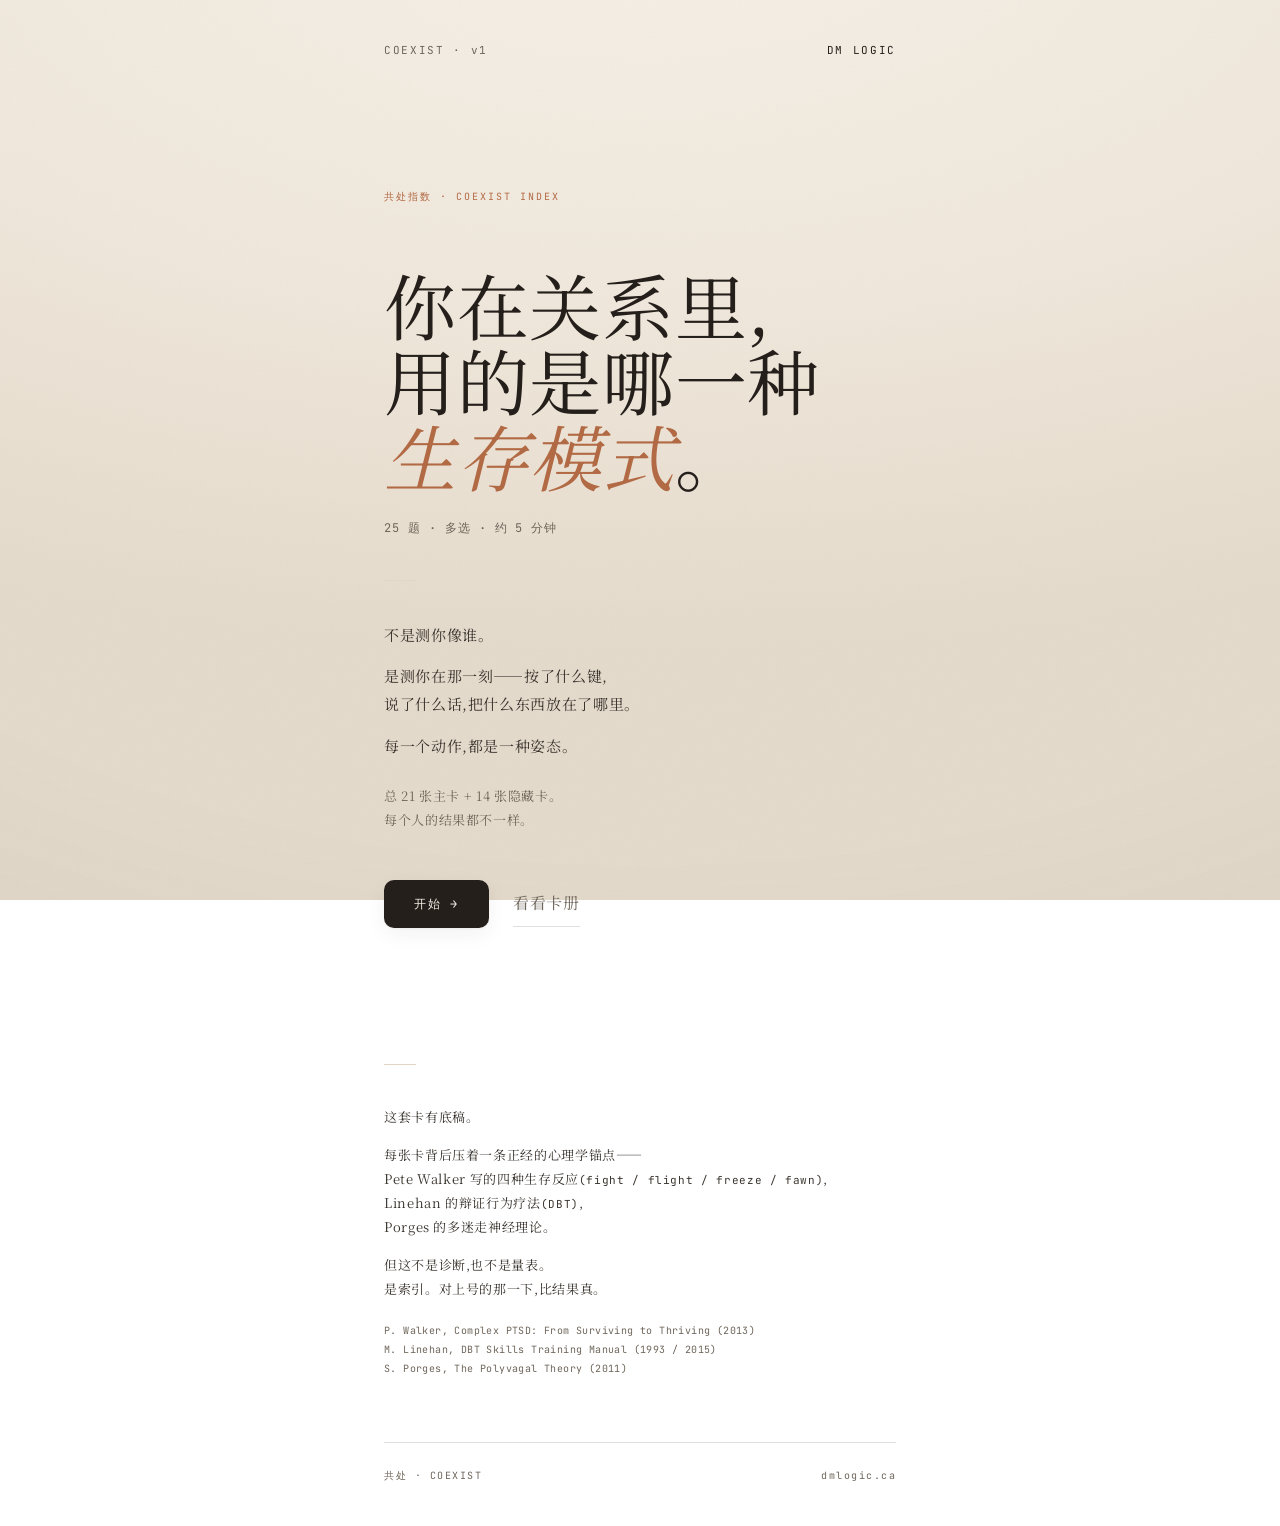
<file: index.html>
<!DOCTYPE html>
<html lang="zh">
<head>
<!-- redeploy 2026-07-02 v1.5.1 (env reset) -->
<meta charset="UTF-8">
<meta name="viewport" content="width=device-width, initial-scale=1, maximum-scale=1">
<title>共处 · Coexist</title>
<meta name="description" content="你在关系里,用的是哪一种生存模式。25 题,21 张主卡 + 14 张隐藏卡。底稿来自 Pete Walker 的四种生存反应与 DBT。不是诊断,是留档。">
<link rel="canonical" href="https://coexist.dmlogic.ca/">
<meta property="og:type" content="website">
<meta property="og:site_name" content="共处 · Coexist">
<meta property="og:title" content="共处 · Coexist — 你在关系里,用的是哪一种生存模式。">
<meta property="og:description" content="25 题 · 21 张主卡 + 14 张隐藏卡。不是测你像谁,是测你按了什么键。">
<meta property="og:url" content="https://coexist.dmlogic.ca/">
<link rel="preconnect" href="https://fonts.googleapis.com">
<link rel="preconnect" href="https://fonts.gstatic.com" crossorigin>
<link href="https://fonts.googleapis.com/css2?family=Noto+Serif+SC:wght@300;400;500&family=JetBrains+Mono:wght@400;500&display=swap" rel="stylesheet">
<link rel="stylesheet" href="assets/css/tokens.css">
<link rel="stylesheet" href="assets/css/main.css">
<script type="application/ld+json">
{"@context":"https://schema.org","@type":"Quiz","name":"共处 · Coexist","url":"https://coexist.dmlogic.ca/","description":"你在关系里,用的是哪一种生存模式。25 题,21 张主卡 + 14 张隐藏卡。底稿来自 Pete Walker 的四种生存反应、Linehan 的 DBT 与 Porges 的多迷走神经理论。","inLanguage":"zh","creator":{"@type":"Organization","name":"DM Logic","url":"https://dmlogic.ca/"}}
</script>
</head>
<body>

<div class="container">

  <header class="topbar">
    <span>COEXIST · v1</span>
    <span>DM LOGIC</span>
  </header>

  <section class="intro-hero">
    <div class="intro-eyebrow">共处指数 · Coexist Index</div>
    <h1 class="intro-title">
      你在关系里,<br>
      用的是哪一种<br>
      <em>生存模式</em>。
    </h1>
    <div class="intro-subtitle">25 题 · 多选 · 约 5 分钟</div>

    <div class="hairline" style="margin-left: 0"></div>

    <div class="intro-body">
      <p>不是测你像谁。</p>
      <p>是测你在那一刻——按了什么键,<br>说了什么话,把什么东西放在了哪里。</p>
      <p>每一个动作,都是一种姿态。</p>
      <p style="color: var(--smoke); font-size: 13px; margin-top: 24px;">
        总 21 张主卡 + 14 张隐藏卡。<br>
        每个人的结果都不一样。
      </p>
    </div>

    <div style="margin-top: 48px; display: flex; gap: 24px; align-items: center;">
      <a href="quiz.html" class="btn">开始 →</a>
      <a href="collection.html" class="btn-ghost">看看卡册</a>
    </div>
  </section>

  <section style="margin-top: 72px; max-width: 480px;">
    <div class="hairline" style="margin-left: 0"></div>
    <div class="intro-body" style="margin-top: 24px;">
      <p style="font-size: 13px;">这套卡有底稿。</p>
      <p style="font-size: 13px;">
        每张卡背后压着一条正经的心理学锚点——<br>
        Pete Walker 写的四种生存反应<span style="font-family:'JetBrains Mono',monospace;font-size:11px;">(fight / flight / freeze / fawn)</span>,<br>
        Linehan 的辩证行为疗法<span style="font-family:'JetBrains Mono',monospace;font-size:11px;">(DBT)</span>,<br>
        Porges 的多迷走神经理论。
      </p>
      <p style="font-size: 13px;">
        但这不是诊断,也不是量表。<br>
        是索引。对上号的那一下,比结果真。
      </p>
      <p style="font-family:'JetBrains Mono',monospace; font-size: 10px; letter-spacing: .04em; color: var(--smoke); line-height: 1.9; margin-top: 20px;">
        P. Walker, Complex PTSD: From Surviving to Thriving (2013)<br>
        M. Linehan, DBT Skills Training Manual (1993 / 2015)<br>
        S. Porges, The Polyvagal Theory (2011)
      </p>
    </div>
  </section>

  <footer class="byline" style="margin-top: 64px;">
    <span>共处 · COEXIST</span>
    <span>dmlogic.ca</span>
  </footer>

</div>

</body>
</html>
</file>
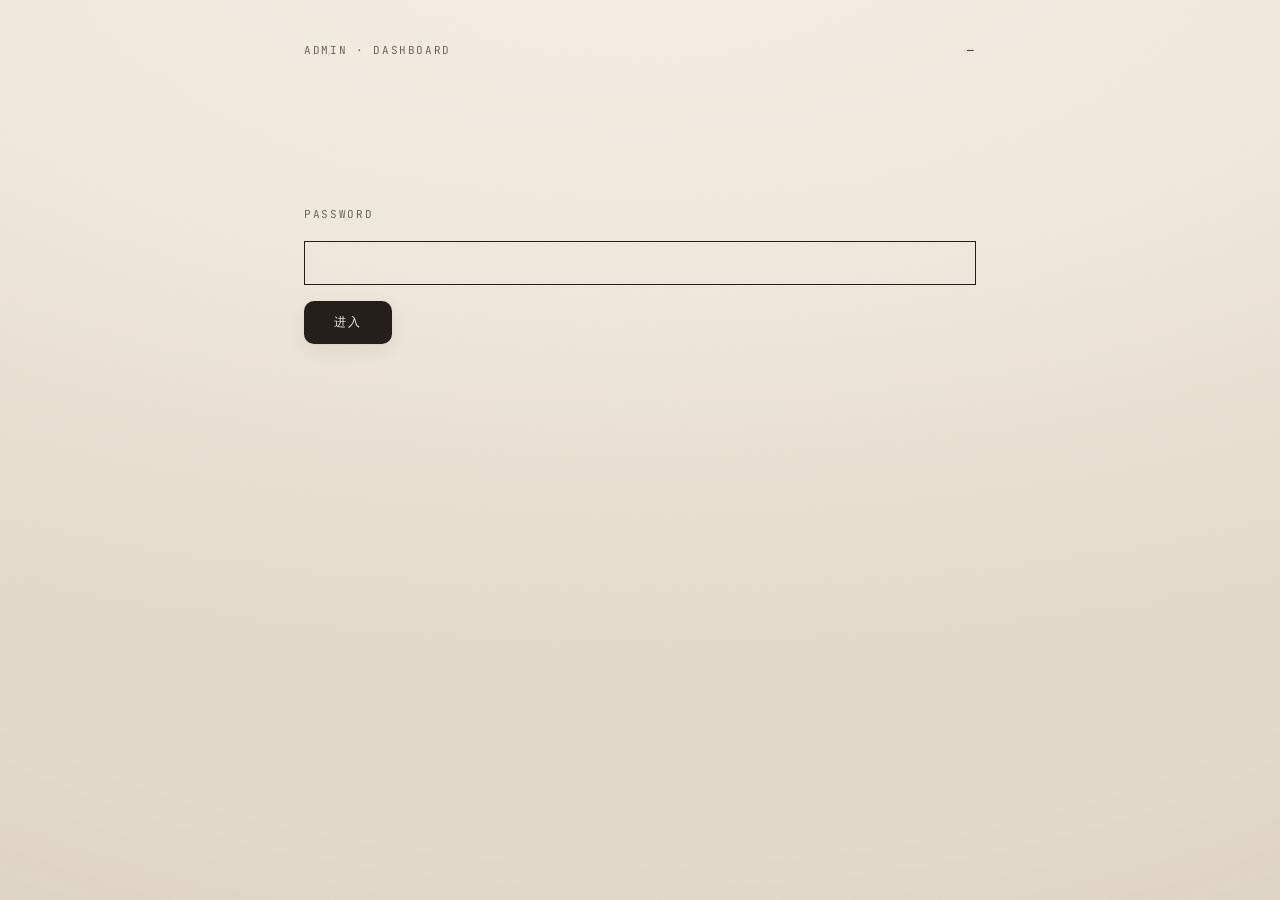
<file: admin/index.html>
<!DOCTYPE html>
<html lang="zh">
<head>
<meta charset="UTF-8">
<meta name="viewport" content="width=device-width, initial-scale=1">
<title>共处 · Admin</title>
<link href="https://fonts.googleapis.com/css2?family=Noto+Serif+SC:wght@300;400&family=JetBrains+Mono:wght@400;500&display=swap" rel="stylesheet">
<link rel="stylesheet" href="../assets/css/tokens.css">
<link rel="stylesheet" href="../assets/css/main.css">
<style>
.stat-row { display: grid; grid-template-columns: 2fr 1fr 1fr; gap: 16px; padding: 12px 0; border-bottom: 1px solid var(--hairline); font-family: var(--mono); font-size: 12px; }
.stat-row.header { color: var(--smoke); border-bottom: 1px solid var(--smoke); }
.big-num { font-family: var(--serif); font-size: 48px; font-weight: 300; }
.stat-block { padding: 24px; border: 1px solid var(--hairline); margin-bottom: 16px; }
</style>
</head>
<body>
<div class="container" style="max-width: 720px;">
<header class="topbar"><span>ADMIN · DASHBOARD</span><span id="last-update">—</span></header>
<div id="auth" style="padding: 80px 0;">
<div class="rarity" style="margin-bottom: 16px;">PASSWORD</div>
<input id="pwd" type="password" style="width:100%; padding: 12px; border: 1px solid var(--ink); background: transparent; font-family: var(--mono); font-size: 14px;">
<button class="btn" id="btn-login" style="margin-top: 16px;">进入</button>
</div>
<main id="dash" style="display:none;">
<div style="display: grid; grid-template-columns: 1fr 1fr 1fr; gap: 16px; margin-bottom: 32px;">
<div class="stat-block"><div class="rarity">总测试数</div><div class="big-num" id="total-sessions">—</div></div>
<div class="stat-block"><div class="rarity">今日测试</div><div class="big-num" id="today-sessions">—</div></div>
<div class="stat-block"><div class="rarity">独立用户</div><div class="big-num" id="total-users">—</div></div>
</div>
<h2 class="rarity">主卡分布</h2><div id="main-stats" style="margin-bottom: 32px;"></div>
<h2 class="rarity">隐藏卡触发</h2><div id="hidden-stats" style="margin-bottom: 32px;"></div>
</main>
</div>
<script type="module">
import { supabase, isConfigured } from '../assets/js/supabase-client.js';
const ADMIN_PASS = 'Cx9!mK2pQ7vN4rL8';
document.getElementById('btn-login').addEventListener('click', () => { const pwd = document.getElementById('pwd').value; if (pwd !== ADMIN_PASS) { alert('错'); return; } document.getElementById('auth').style.display = 'none'; document.getElementById('dash').style.display = 'block'; loadData(); });
async function loadData() {
  if (!isConfigured) { document.getElementById('total-sessions').textContent = 'mock'; return; }
  const { count: totalSessions } = await supabase.from('sessions').select('*', { count: 'exact', head: true });
  document.getElementById('total-sessions').textContent = totalSessions || 0;
  const today = new Date().toISOString().slice(0, 10);
  const { count: todaySessions } = await supabase.from('sessions').select('*', { count: 'exact', head: true }).gte('started_at', today);
  document.getElementById('today-sessions').textContent = todaySessions || 0;
  const { count: totalUsers } = await supabase.from('users').select('*', { count: 'exact', head: true });
  document.getElementById('total-users').textContent = totalUsers || 0;
  const { data: stats } = await supabase.from('card_stats').select('*').order('total_count', { ascending: false });
  const HIDDEN = ['META','NULL','REPEAT','LOOP','SKIP','FAST','SLOW','MIRROR_NULL','ZERO','GHOST_JUE','FGHT_MIRR','COEX_HUI','DECT_NULL','EVEN'];
  const mainStats = stats.filter(s => !HIDDEN.includes(s.card_id));
  const hiddenStats = stats.filter(s => HIDDEN.includes(s.card_id));
  const renderRows = arr => arr.map(s => '<div class="stat-row"><span>' + s.card_id + ' · ' + (s.card_name || '') + '</span><span>' + s.total_count + '</span><span>' + s.today_count + '</span></div>').join('');
  document.getElementById('main-stats').innerHTML = '<div class="stat-row header"><span>卡</span><span>累计</span><span>今日</span></div>' + renderRows(mainStats);
  document.getElementById('hidden-stats').innerHTML = '<div class="stat-row header"><span>隐藏卡</span><span>累计</span><span>今日</span></div>' + renderRows(hiddenStats);
  document.getElementById('last-update').textContent = new Date().toLocaleTimeString();
  supabase.channel('admin').on('postgres_changes', { event: '*', schema: 'public', table: 'sessions' }, () => loadData()).on('postgres_changes', { event: '*', schema: 'public', table: 'card_stats' }, () => loadData()).subscribe();
}
</script>
</body>
</html>
</file>
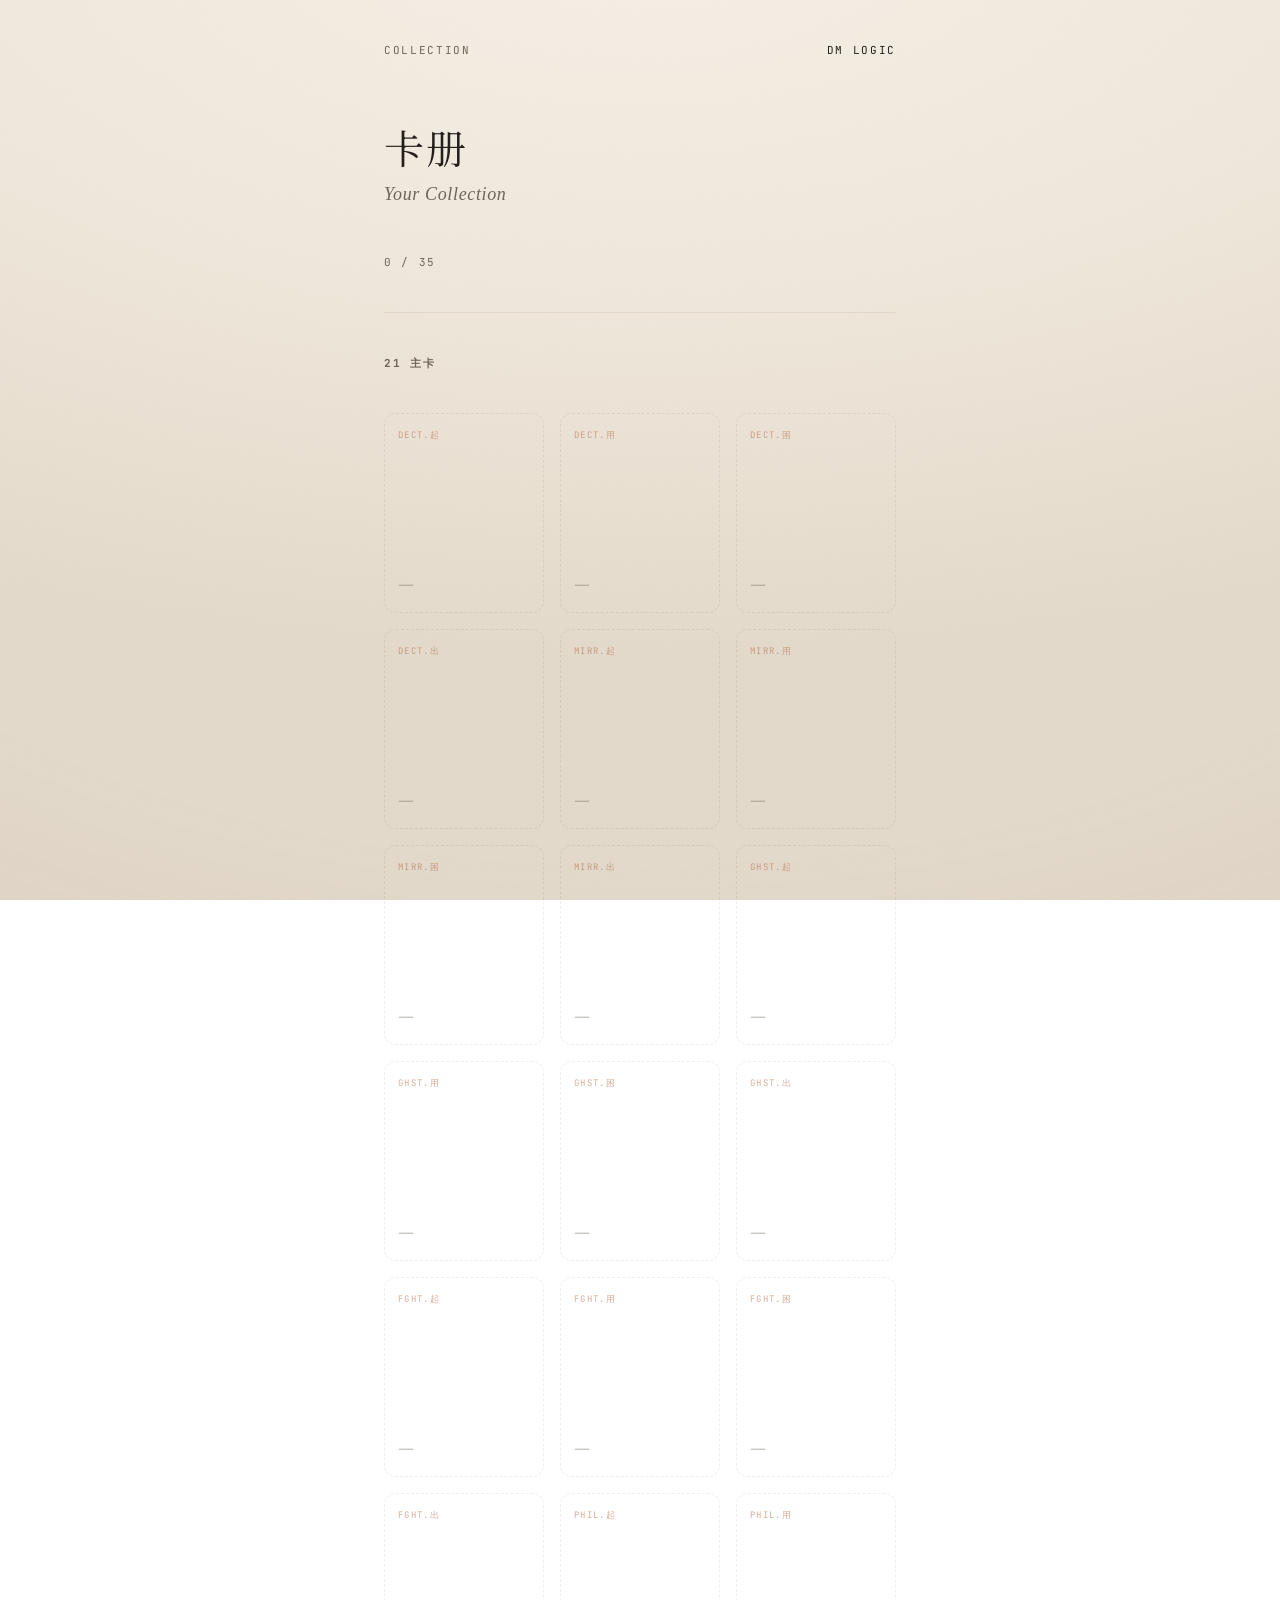
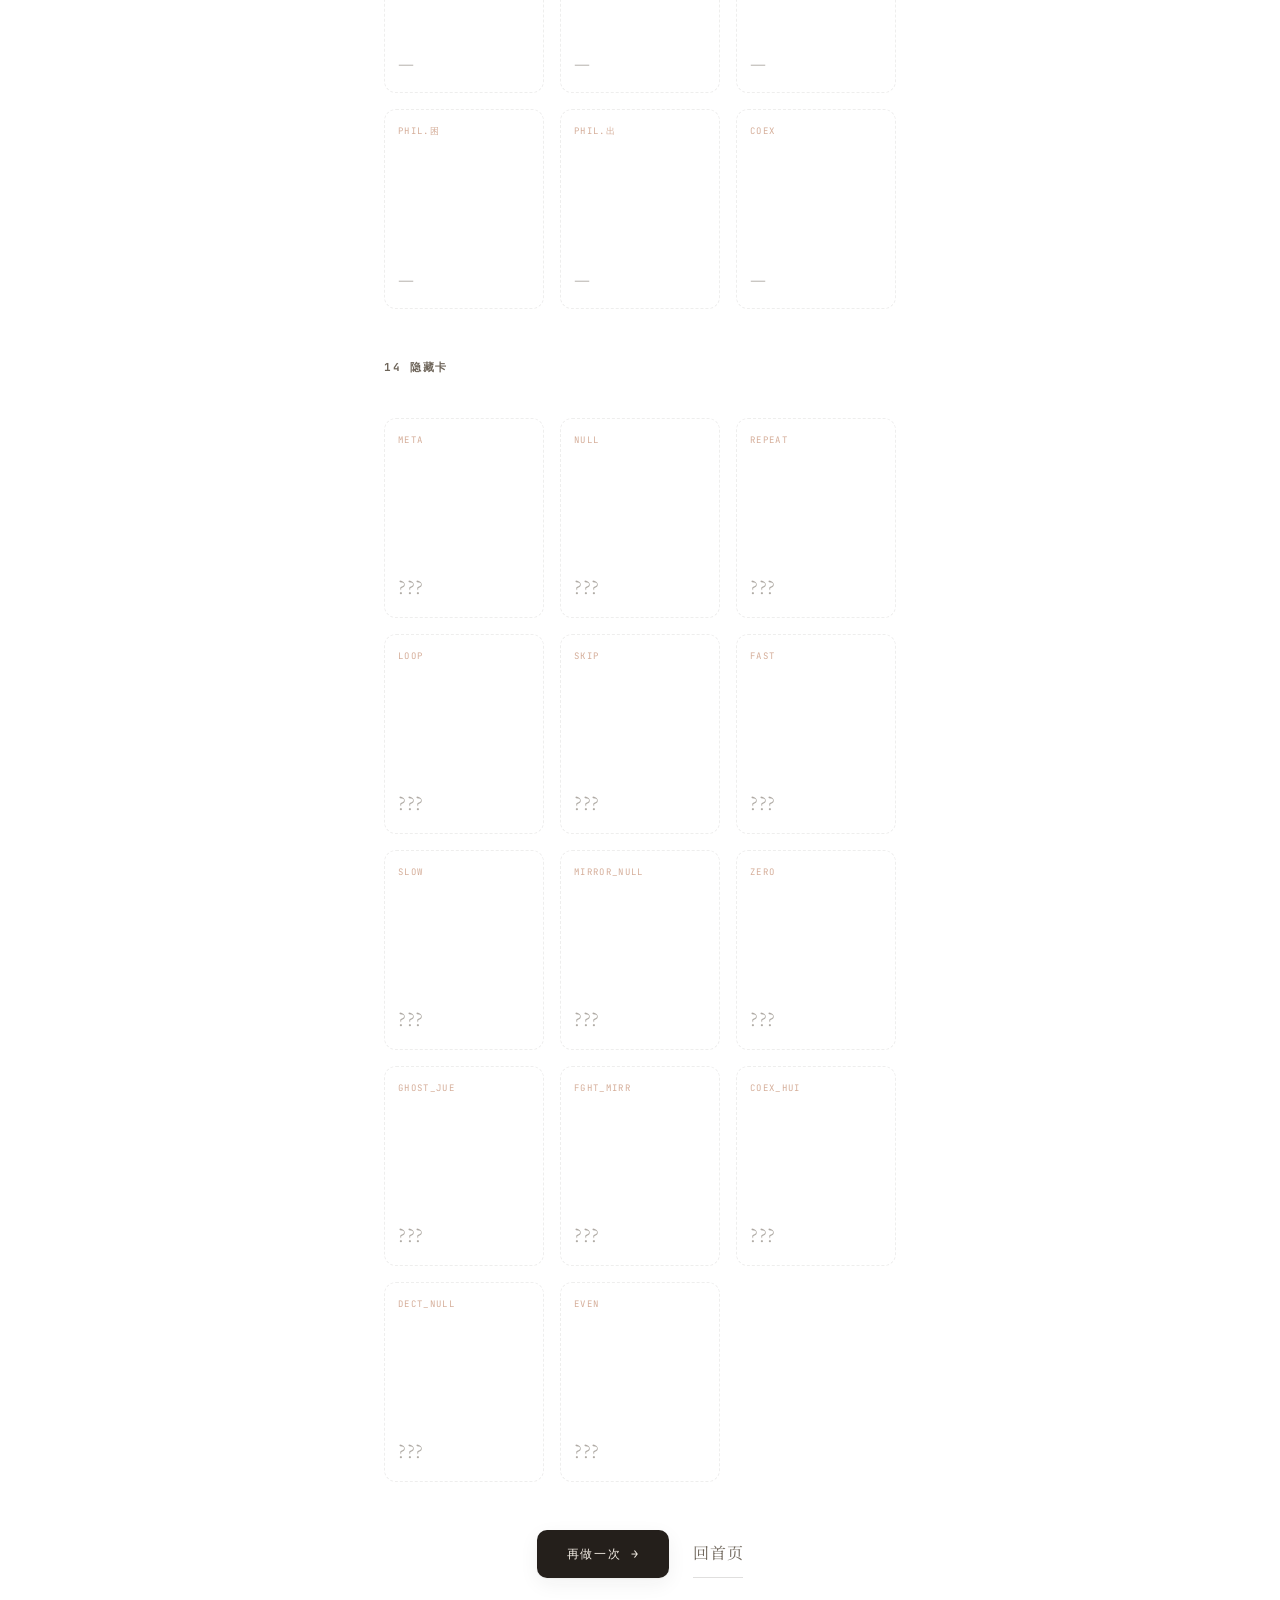
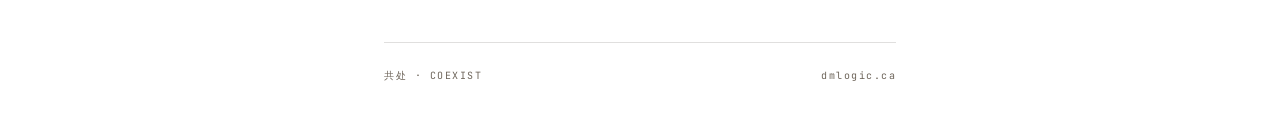
<file: collection.html>
<!DOCTYPE html>
<html lang="zh">
<head>
<meta charset="UTF-8">
<meta name="viewport" content="width=device-width, initial-scale=1, maximum-scale=1">
<title>共处 · 卡册</title>
<link rel="preconnect" href="https://fonts.googleapis.com">
<link rel="preconnect" href="https://fonts.gstatic.com" crossorigin>
<link href="https://fonts.googleapis.com/css2?family=Noto+Serif+SC:wght@300;400;500&family=JetBrains+Mono:wght@400;500&display=swap" rel="stylesheet">
<link rel="stylesheet" href="assets/css/tokens.css">
<link rel="stylesheet" href="assets/css/main.css">
</head>
<body>

<div class="container">

  <header class="topbar">
    <span>COLLECTION</span>
    <span>DM LOGIC</span>
  </header>

  <h1 class="title-zh" style="font-size: 40px; margin-top: 32px;">卡册</h1>
  <div class="title-en">Your Collection</div>

  <div class="rarity" id="progress-text" style="margin-bottom: 32px;">解锁中…</div>

  <div class="hairline" style="margin-left: 0; width: 100%;"></div>

  <h2 class="rarity" style="margin: 32px 0 16px;">21 主卡</h2>
  <div class="collection-grid" id="main-grid"></div>

  <h2 class="rarity" style="margin: 48px 0 16px;">14 隐藏卡</h2>
  <div class="collection-grid" id="hidden-grid"></div>

  <div style="margin-top: 48px; display: flex; gap: 24px; justify-content: center;">
    <a href="quiz.html" class="btn">再做一次 →</a>
    <a href="index.html" class="btn-ghost">回首页</a>
  </div>

  <footer class="byline">
    <span>共处 · COEXIST</span>
    <span>dmlogic.ca</span>
  </footer>

</div>

<script type="module">
import { getOrCreateUser } from './assets/js/fingerprint.js';
import { holo } from './assets/js/holo.js';

async function init() {
  const user = await getOrCreateUser();
  const cardData = await fetch('./assets/data/cards.json').then(r => r.json());

  const collected = user.cards_collected || [];
  const hidden = user.hidden_cards_unlocked || [];

  const allMain = Object.keys(cardData.main);
  const allHidden = Object.keys(cardData.hidden);

  document.getElementById('progress-text').textContent =
    `${collected.length + hidden.length} / ${allMain.length + allHidden.length}`;

  document.getElementById('main-grid').innerHTML = allMain.map(id => {
    const isUnlocked = collected.includes(id);
    const card = cardData.main[id];
    return `
      <div class="card-slot ${isUnlocked ? 'unlocked' : 'locked'}">
        <div class="card-id">${id}</div>
        <div class="card-name">${isUnlocked ? card.name : '—'}</div>
      </div>
    `;
  }).join('');

  document.getElementById('hidden-grid').innerHTML = allHidden.map(id => {
    const isUnlocked = hidden.includes(id);
    const card = cardData.hidden[id];
    return `
      <div class="card-slot ${isUnlocked ? 'unlocked' : 'locked'}${isUnlocked && card.rare ? ' rare' : ''}">
        <div class="card-id">${id}</div>
        <div class="card-name">${isUnlocked ? card.name : '???'}</div>
      </div>
    `;
  }).join('');

  /* 箔面 — 解锁的隐藏卡在指尖下走光;稀有卡倾角更大。锁着的不发光。 */
  document.querySelectorAll('#hidden-grid .card-slot.unlocked').forEach(el => {
    holo(el, el.classList.contains('rare') ? { tiltX: 7, tiltY: 9 } : { tiltX: 5, tiltY: 7 });
  });
}

init();
</script>

</body>
</html>
</file>
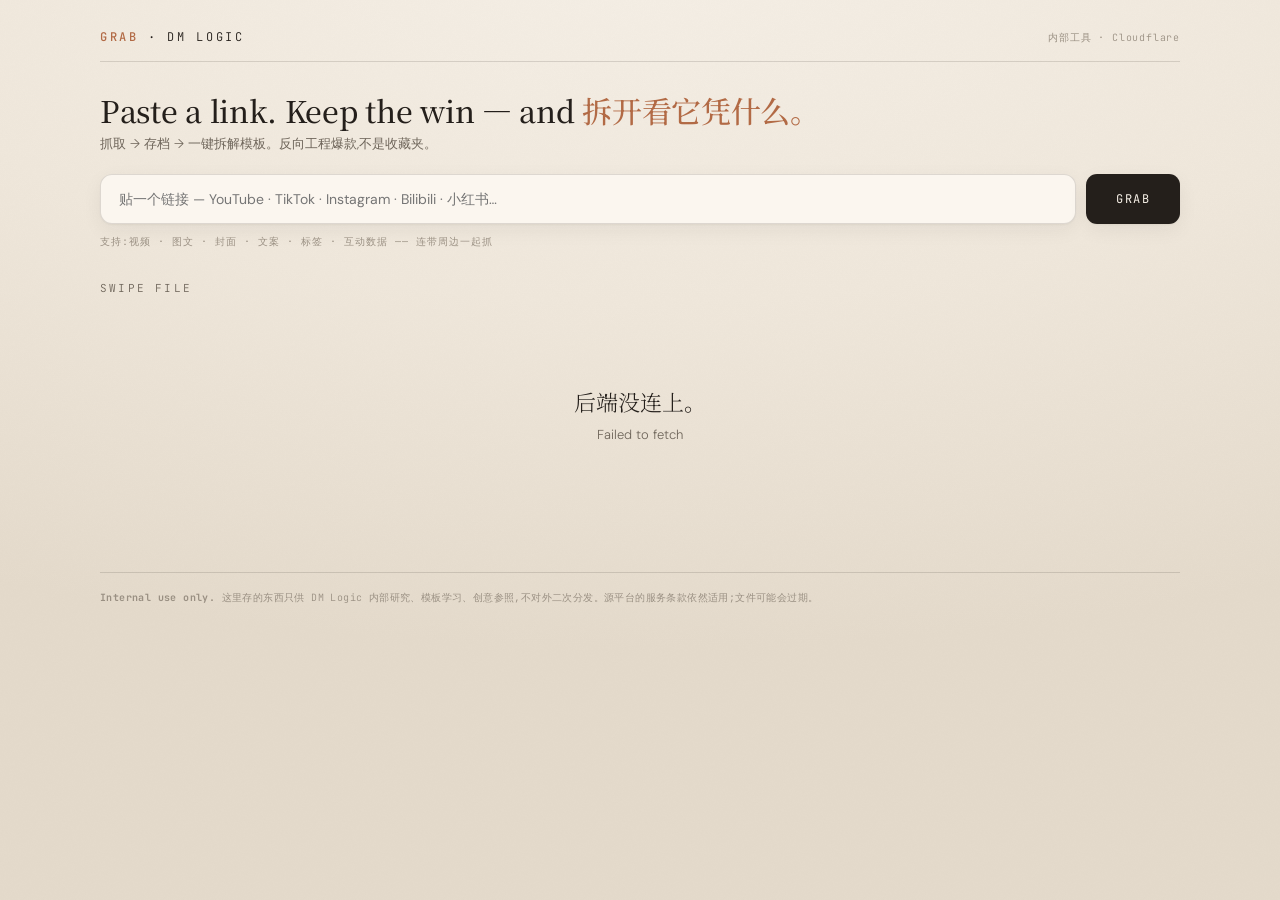
<file: grab-app.html>
<!DOCTYPE html>
<html lang="zh">
<head>
<meta charset="UTF-8">
<meta name="viewport" content="width=device-width, initial-scale=1.0, viewport-fit=cover">
<title>Grab · DM Logic</title>
<link rel="preconnect" href="https://fonts.googleapis.com">
<link rel="preconnect" href="https://fonts.gstatic.com" crossorigin>
<link href="https://fonts.googleapis.com/css2?family=DM+Sans:opsz,wght@9..40,300;9..40,400;9..40,500&family=Noto+Serif+SC:wght@400;500&family=JetBrains+Mono:wght@400;500&display=swap" rel="stylesheet">
<style>
  :root{
    --paper:#EFE7DB; --paper-hi:#F5EFE6; --paper-lo:#E4DACB;
    --ink:#241F1B; --ink-soft:#3A342E; --smoke:#6E655A; --faint:#9A9083;
    --signal:#B26A45; --signal-soft:rgba(178,106,69,.10);
    --line:rgba(36,31,27,.14); --card:#F7F1E8; --card-hi:#FBF6EF;
    --shadow:0 1px 2px rgba(36,31,27,.05),0 6px 20px rgba(36,31,27,.06);
    --lift:0 2px 4px rgba(36,31,27,.07),0 14px 34px rgba(36,31,27,.11);
    --serif:'Noto Serif SC',serif; --sans:'DM Sans',system-ui,sans-serif; --mono:'JetBrains Mono',ui-monospace,monospace;
    --ease:cubic-bezier(.16,1,.3,1);
  }
  *{box-sizing:border-box;margin:0;padding:0}
  html,body{overflow-x:hidden}
  body{
    background:radial-gradient(120% 80% at 50% -8%,var(--paper-hi) 0%,var(--paper) 52%,var(--paper-lo) 100%);
    background-attachment:fixed; color:var(--ink); font-family:var(--sans); font-weight:300; line-height:1.6; min-height:100vh; position:relative;
  }
  body::before{content:"";position:fixed;inset:0;z-index:0;pointer-events:none;opacity:.5;mix-blend-mode:multiply;
    background-image:url("data:image/svg+xml,%3Csvg xmlns='http://www.w3.org/2000/svg' width='140' height='140'%3E%3Cfilter id='n'%3E%3CfeTurbulence type='fractalNoise' baseFrequency='0.9' numOctaves='2' stitchTiles='stitch'/%3E%3CfeColorMatrix type='saturate' values='0'/%3E%3C/filter%3E%3Crect width='140' height='140' filter='url(%23n)' opacity='.045'/%3E%3C/svg%3E")}
  .container{max-width:1120px;margin:0 auto;padding:28px max(20px,env(safe-area-inset-left)) 80px;position:relative;z-index:1}

  header{display:flex;justify-content:space-between;align-items:baseline;padding-bottom:14px;border-bottom:1px solid var(--line);margin-bottom:30px}
  .brand{font-family:var(--mono);font-size:12px;letter-spacing:.22em;text-transform:uppercase;color:var(--ink)}
  .brand b{color:var(--signal);font-weight:500}
  .tag{font-family:var(--mono);font-size:10px;letter-spacing:.08em;color:var(--faint)}

  .btn{background:var(--ink);color:var(--paper-hi);border:none;border-radius:11px;cursor:pointer;font-family:var(--mono);font-size:12px;letter-spacing:.12em;text-transform:uppercase;box-shadow:var(--shadow);transition:transform .18s,background .18s,box-shadow .18s}
  .btn:hover{transform:translateY(-1px);background:var(--signal);box-shadow:var(--lift)}
  .btn:disabled{opacity:.45;cursor:not-allowed;transform:none}

  .lede{font-family:var(--serif);font-weight:500;font-size:clamp(22px,3.4vw,30px);line-height:1.25;letter-spacing:-.01em;margin-bottom:4px}
  .lede .zh{color:var(--signal)}
  .sub{font-size:13px;color:var(--smoke);margin-bottom:20px}
  .grab-input{display:flex;gap:10px;margin-bottom:10px}
  .grab-input input{flex:1;padding:15px 18px;border:1px solid var(--line);border-radius:12px;background:var(--card-hi);font-family:inherit;font-size:14px;color:var(--ink);box-shadow:var(--shadow)}
  .grab-input input:focus{outline:2px solid var(--signal);outline-offset:1px;border-color:var(--signal)}
  .grab-input .btn{padding:15px 30px}
  .plats{font-family:var(--mono);font-size:10px;letter-spacing:.1em;color:var(--faint);margin-bottom:30px}
  .status-msg{padding:11px 15px;margin-bottom:14px;font-size:12px;border-radius:10px}
  .status-msg.success{background:#e7f2ea;color:#2d6a3a}
  .status-msg.error{background:#f7e7e5;color:#8a3030}
  .status-msg.work{background:var(--signal-soft);color:var(--signal)}

  .section-title{font-family:var(--mono);font-size:11px;letter-spacing:.2em;text-transform:uppercase;color:var(--smoke);margin:8px 0 16px;display:flex;justify-content:space-between;align-items:baseline}
  .section-title .n{color:var(--faint)}

  .wall{display:grid;grid-template-columns:repeat(auto-fill,minmax(250px,1fr));gap:16px}
  .card{background:var(--card);border:1px solid var(--line);border-radius:14px;overflow:hidden;box-shadow:var(--shadow);display:flex;flex-direction:column;
    transition:transform .2s var(--ease),box-shadow .2s var(--ease),border-color .2s;animation:rise .5s var(--ease) both}
  .card:hover{transform:translateY(-3px);box-shadow:var(--lift);border-color:rgba(178,106,69,.4)}
  .card .thumb{aspect-ratio:4/5;background:var(--paper-lo) center/cover no-repeat;position:relative}
  .card .plat{position:absolute;top:10px;left:10px;font-family:var(--mono);font-size:9px;letter-spacing:.12em;text-transform:uppercase;background:rgba(20,15,11,.66);color:#F5EFE6;padding:4px 9px;border-radius:20px;-webkit-backdrop-filter:blur(4px);backdrop-filter:blur(4px)}
  .card .st{position:absolute;top:10px;right:10px;width:8px;height:8px;border-radius:50%}
  .st.pending{background:#c8a560;box-shadow:0 0 6px #c8a560} .st.failed{background:#b23b2e} .st.success{background:#6a9c6e;box-shadow:0 0 6px #6a9c6e}
  .card .b{padding:13px 14px 15px;display:flex;flex-direction:column;gap:7px;flex:1}
  .card .meta{font-family:var(--mono);font-size:9px;letter-spacing:.08em;text-transform:uppercase;color:var(--faint)}
  .card .title{font-size:14px;font-weight:400;line-height:1.4;color:var(--ink);display:-webkit-box;-webkit-line-clamp:2;-webkit-box-orient:vertical;overflow:hidden}
  .card .author{font-size:12px;color:var(--smoke)}
  .why{margin-top:2px;padding:10px 11px;background:var(--signal-soft);border-left:2px solid var(--signal);border-radius:0 8px 8px 0;font-size:12px;line-height:1.5;color:var(--ink-soft)}
  .why .k{font-family:var(--mono);font-size:8.5px;letter-spacing:.14em;text-transform:uppercase;color:var(--signal);display:block;margin-bottom:3px}
  .chips{display:flex;gap:5px;flex-wrap:wrap}
  .chip{font-family:var(--mono);font-size:9px;letter-spacing:.06em;text-transform:uppercase;color:var(--smoke);border:1px solid var(--line);border-radius:20px;padding:3px 8px}
  .acts{display:flex;gap:14px;flex-wrap:wrap;margin-top:auto;padding-top:6px}
  .acts a,.acts button{font-family:var(--mono);font-size:10px;letter-spacing:.06em;color:var(--signal);background:none;border:none;cursor:pointer;text-decoration:none;padding:0}
  .acts a:hover,.acts button:hover{text-decoration:underline}
  .acts .prime{color:var(--ink);font-weight:500}

  .empty{grid-column:1/-1;text-align:center;padding:70px 20px;color:var(--smoke)}
  .empty .big{font-family:var(--serif);font-size:22px;color:var(--ink);margin-bottom:6px}
  .empty .sm{font-size:13px}

  .notice{margin-top:56px;padding-top:16px;border-top:1px solid var(--line);font-family:var(--mono);font-size:10px;letter-spacing:.04em;color:var(--faint);line-height:1.8}

  .modal-bg{position:fixed;inset:0;background:rgba(20,15,11,.6);-webkit-backdrop-filter:blur(6px);backdrop-filter:blur(6px);display:none;align-items:center;justify-content:center;z-index:1000;padding:24px}
  .modal-bg.active{display:flex}
  .modal{background:var(--paper-hi);max-width:680px;width:100%;max-height:88vh;overflow-y:auto;padding:30px;border-radius:16px;box-shadow:var(--lift)}
  .modal .k{font-family:var(--mono);font-size:10px;letter-spacing:.2em;text-transform:uppercase;color:var(--signal)}
  .modal h3{font-family:var(--serif);font-weight:500;font-size:24px;margin:5px 0 6px}
  .modal p{font-size:12px;color:var(--smoke);margin-bottom:18px}
  .modal pre{background:var(--card);padding:18px;border:1px solid var(--line);border-radius:10px;font-family:var(--mono);font-size:11px;line-height:1.65;white-space:pre-wrap;max-height:320px;overflow-y:auto;margin-bottom:16px}
  .modal-actions{display:flex;gap:10px}
  .modal-actions .btn.secondary{background:transparent;color:var(--ink);border:1px solid var(--line);box-shadow:none}
  .modal-actions .btn.secondary:hover{background:var(--card);transform:none}
  .modal-actions .btn{padding:11px 22px}

  @keyframes rise{from{opacity:0;transform:translateY(10px)}to{opacity:1;transform:translateY(0)}}
  @media(prefers-reduced-motion:reduce){*{animation:none!important;transition:none!important}}
  @media(max-width:560px){.grab-input{flex-direction:column}.wall{grid-template-columns:repeat(auto-fill,minmax(160px,1fr))}}
</style>
</head>
<body>
<div class="container">
  <header>
    <div class="brand"><b>GRAB</b> · DM LOGIC</div>
    <div class="tag">内部工具 · Cloudflare</div>
  </header>

  <div class="lede">Paste a link. Keep the win — and <span class="zh">拆开看它凭什么。</span></div>
  <div class="sub">抓取 → 存档 → 一键拆解模板。反向工程爆款,不是收藏夹。</div>

  <div class="grab-input">
    <input id="grab-url" type="url" placeholder="贴一个链接 — YouTube · TikTok · Instagram · Bilibili · 小红书…" onkeydown="if(event.key==='Enter')grab()">
    <button id="grab-btn" class="btn" onclick="grab()">Grab</button>
  </div>
  <div class="plats">支持:视频 · 图文 · 封面 · 文案 · 标签 · 互动数据 —— 连带周边一起抓</div>

  <div id="status"></div>

  <div class="section-title"><span>Swipe file</span><span class="n" id="count"></span></div>
  <div id="wall" class="wall">
    <div class="empty"><div class="big">载入中…</div></div>
  </div>

  <div class="notice"><b>Internal use only.</b> 这里存的东西只供 DM Logic 内部研究、模板学习、创意参照,不对外二次分发。源平台的服务条款依然适用;文件可能会过期。</div>
</div>

<div id="template-modal" class="modal-bg" onclick="if(event.target===this)closeModal()">
  <div class="modal">
    <div class="k">Reverse-engineer</div>
    <h3>拆解模板</h3>
    <p>把下面这段 prompt 复制,丢进 Claude(claude.ai),它会把这条内容的"配方"拆成结构化 JSON。</p>
    <pre id="template-prompt"></pre>
    <div class="modal-actions">
      <button class="btn" onclick="copyPrompt()">Copy Prompt</button>
      <button class="btn secondary" onclick="closeModal()">Close</button>
    </div>
  </div>
</div>

<script>window.GRAB_CONFIG={WORKER_URL:"https://dm-grab-worker.waterloony.workers.dev"};</script>
<script>
const WORKER = window.GRAB_CONFIG.WORKER_URL;
const byId = new Map();

window.grab = async () => {
  const input = document.getElementById('grab-url');
  const url = input.value.trim(); if(!url) return;
  const btn=document.getElementById('grab-btn'), status=document.getElementById('status');
  btn.disabled=true; btn.textContent='Grabbing…';
  status.innerHTML='<div class="status-msg work">抓取中… 连周边一起。</div>';
  try{
    const resp = await fetch(`${WORKER}/api/grab`,{method:'POST',headers:{'Content-Type':'application/json'},body:JSON.stringify({ url })});
    const result = await resp.json();
    if(!resp.ok || !result.ok) throw new Error(result.detail || result.error || '抓取失败');
    status.innerHTML='<div class="status-msg success">✓ 存好了。</div>';
    input.value=''; setTimeout(()=>status.innerHTML='',2500); loadRecords();
  }catch(err){ status.innerHTML=`<div class="status-msg error">✗ ${err.message}</div>`; }
  finally{ btn.disabled=false; btn.textContent='Grab'; }
};

async function loadRecords(){
  const wall=document.getElementById('wall'), count=document.getElementById('count');
  try{
    const resp = await fetch(`${WORKER}/api/records?limit=48`);
    const j = await resp.json();
    const data = j.records || [];
    byId.clear(); data.forEach(r=>byId.set(r.id, r));
    if(!data.length){ wall.innerHTML='<div class="empty"><div class="big">还没抓过东西。</div><div class="sm">上面贴个链接,墙就开始长了。</div></div>'; count.textContent=''; return; }
    count.textContent=data.length+' 张';
    wall.innerHTML=data.map(r=>renderCard(r)).join('');
  }catch(e){
    wall.innerHTML='<div class="empty"><div class="big">后端没连上。</div><div class="sm">'+e.message+'</div></div>'; count.textContent='';
  }
}

function renderCard(r){
  const author=r.author_info?.display_name || '—';
  const thumb=r.thumbnail_url?`style="background-image:url('${escapeHtml(r.thumbnail_url)}')"`:'';
  const dl=r.media_urls?.[0]?.url;
  const t=r.template || r.template_json;
  const why = t ? `<div class="why"><span class="k">Why it works</span>${escapeHtml(t.why_it_works||'')}</div>
      <div class="chips">${[t.hook_type,t.structure,t.duration_band].filter(Boolean).map(x=>`<span class="chip">${escapeHtml(x)}</span>`).join('')}</div>` : '';
  const eng = r.engagement ? Object.entries(r.engagement).slice(0,3).map(([k,v])=>`${k} ${v}`).join(' · ') : '';
  return `
    <div class="card">
      <div class="thumb" ${thumb}><span class="plat">${escapeHtml(r.platform||'—')}</span><span class="st ${r.status||''}"></span></div>
      <div class="b">
        <div class="meta">${escapeHtml(r.media_type||'')}${eng?' · '+escapeHtml(eng):''} · ${formatDate(r.created_at)}</div>
        <div class="title">${escapeHtml(r.title || r.source_url)}</div>
        <div class="author">${escapeHtml(author)}</div>
        ${why}
        <div class="acts">
          <button class="prime" onclick="extractTemplate('${r.id}')">拆解 ▸</button>
          <a href="${escapeHtml(r.source_url)}" target="_blank" rel="noopener">Source ↗</a>
          ${dl?`<a href="${escapeHtml(dl)}" target="_blank" rel="noopener" download>Download ↓</a>`:''}
        </div>
      </div>
    </div>`;
}

window.extractTemplate = (recordId) => {
  const r = byId.get(recordId); if(!r) return;
  const prompt=buildPrompt(r);
  document.getElementById('template-prompt').textContent=prompt;
  document.getElementById('template-modal').classList.add('active');
  window._currentPrompt=prompt;
};
window.copyPrompt = async () => { await navigator.clipboard.writeText(window._currentPrompt||''); alert('复制好了,丢进 Claude。'); };
window.closeModal = () => document.getElementById('template-modal').classList.remove('active');

function buildPrompt(r){
  return `You are a content strategist analyzing a piece of social media content for a marketing studio (DM Logic). Extract its template structure as JSON.

PLATFORM: ${r.platform}
MEDIA TYPE: ${r.media_type}
TITLE: ${r.title || ''}
AUTHOR: ${r.author_info?.display_name || ''}
DURATION: ${r.duration_sec ? r.duration_sec + 's' : 'unknown'}
ENGAGEMENT: ${JSON.stringify(r.engagement || {})}
HASHTAGS: ${(r.hashtags || []).join(' ')}

CAPTION:
${r.caption || '(no caption)'}

DESCRIPTION:
${r.description || '(no description)'}

Output a JSON object with these fields:
{
  "hook": "what happens in first 3 seconds (1 sentence)",
  "hook_type": "one of: question / statement / shock / pov / tutorial / problem / story",
  "structure": "one of: problem-solution / listicle / story / comparison / tutorial / reaction / day-in-the-life",
  "pacing": "describe pacing in 1 phrase",
  "emotion": ["array of 1-3 emotions"],
  "visual_style": "describe visual style in 1 phrase",
  "audio_style": "describe audio in 1 phrase",
  "cta_type": "one of: comment / save / follow / link-in-bio / none / soft",
  "duration_band": "one of: <15s / 15-30s / 30-60s / 60s+",
  "why_it_works": "2-3 sentences on why this content is effective",
  "reusable_for": ["array of client/industry types this template suits"]
}

Output ONLY the JSON, no preamble.`;
}

function escapeHtml(s){ if(s==null) return ''; return String(s).replace(/&/g,'&amp;').replace(/</g,'&lt;').replace(/>/g,'&gt;').replace(/"/g,'&quot;').replace(/'/g,'&#39;'); }
function formatDate(v){ const d=new Date(typeof v==='number'?v:v), diff=Date.now()-d.getTime();
  if(diff<60000) return 'just now'; if(diff<3600000) return Math.floor(diff/60000)+'m';
  if(diff<86400000) return Math.floor(diff/3600000)+'h'; if(diff<604800000) return Math.floor(diff/86400000)+'d';
  return d.toLocaleDateString(); }

loadRecords();
</script>
</body>
</html>
</file>
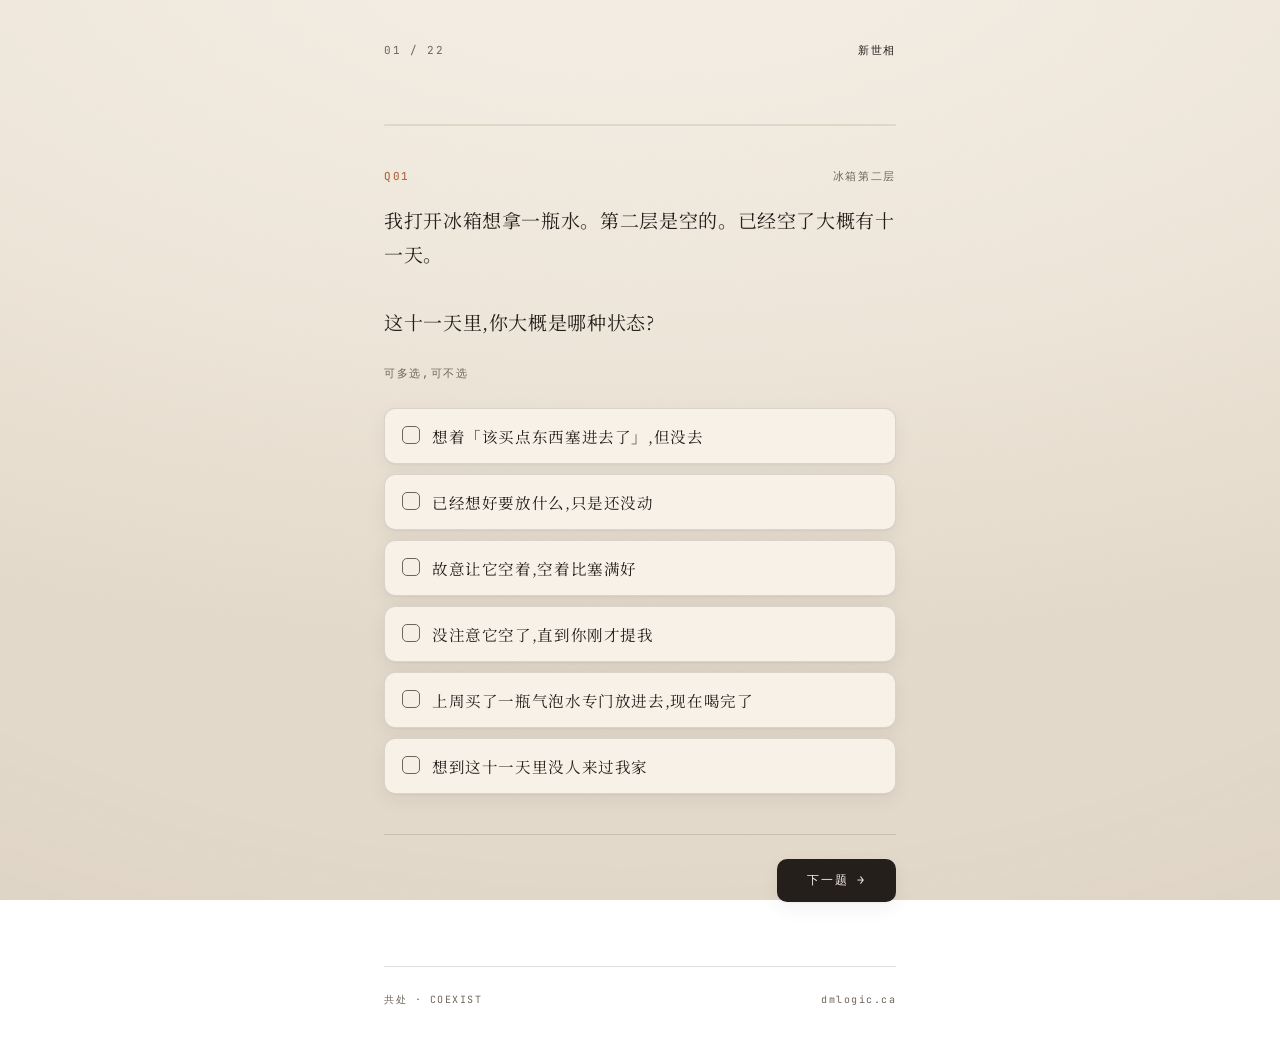
<file: quiz.html>
<!DOCTYPE html>
<html lang="zh">
<head>
<meta charset="UTF-8">
<meta name="viewport" content="width=device-width, initial-scale=1, maximum-scale=1">
<title>共处 · 测试中</title>
<link rel="preconnect" href="https://fonts.googleapis.com">
<link rel="preconnect" href="https://fonts.gstatic.com" crossorigin>
<link href="https://fonts.googleapis.com/css2?family=Noto+Serif+SC:wght@300;400;500&family=JetBrains+Mono:wght@400;500&display=swap" rel="stylesheet">
<link rel="stylesheet" href="assets/css/tokens.css">
<link rel="stylesheet" href="assets/css/main.css">
</head>
<body>

<div class="container">

  <header class="topbar">
    <span id="q-counter">00 / 25</span>
    <span id="q-school">—</span>
  </header>

  <div class="progress">
    <div class="progress-fill" id="progress-fill" style="width: 0%"></div>
  </div>

  <main id="quiz-main">
    <div id="loading" style="text-align: center; color: var(--smoke); padding: 80px 0;">
      载入中…
    </div>
  </main>

  <footer class="byline">
    <span>共处 · COEXIST</span>
    <span>dmlogic.ca</span>
  </footer>

</div>

<script type="module">
import { getOrCreateUser } from './assets/js/fingerprint.js';
import { QuizEngine } from './assets/js/quiz-engine.js';

const root = document.getElementById('quiz-main');
const counter = document.getElementById('q-counter');
const schoolEl = document.getElementById('q-school');
const progressFill = document.getElementById('progress-fill');

let engine = null;
let questionStartTime = null;
let switchCount = 0;
let selected = new Set();

async function init() {
  try {
    const user = await getOrCreateUser();
    const data = await fetch('./assets/data/questions.json').then(r => r.json());
    engine = new QuizEngine(user, data);
    await engine.start();
    renderQuestion();
  } catch (e) {
    root.innerHTML = `<p style="color: var(--smoke);">载入失败:${e.message}</p>`;
    console.error(e);
  }
}

function renderQuestion() {
  const q = engine.getCurrent();
  if (!q) return finishQuiz();

  selected = new Set();
  switchCount = 0;
  questionStartTime = Date.now();

  const total = engine.questions.length;
  const cur = engine.currentIndex + 1;
  counter.textContent = `${String(cur).padStart(2, '0')} / ${String(total).padStart(2, '0')}`;
  schoolEl.textContent = q.school || '';
  progressFill.style.width = `${(engine.currentIndex / total) * 100}%`;

  const optionsHtml = q.options.map((opt, i) => `
    <button class="option" data-id="${opt.id}">
      <span class="checkmark"></span>
      <span class="opt-text">${opt.text}</span>
    </button>
  `).join('');

  root.innerHTML = `
    <div class="question-meta">
      <span>Q${q.id.replace('Q', '').padStart(2, '0')}</span>
      <span>${q.scene}</span>
    </div>
    <div class="question-story">${q.story}</div>
    <div class="question-hint">可多选,可不选</div>
    <div class="options" id="options">${optionsHtml}</div>
    <div class="action-row">
      ${q.skippable ? '<button class="btn-ghost" id="btn-skip">跳过</button>' : '<span></span>'}
      <button class="btn" id="btn-next">${engine.isLast() ? '看结果 →' : '下一题 →'}</button>
    </div>
  `;

  document.querySelectorAll('.option').forEach(btn => {
    btn.addEventListener('click', () => toggleOption(btn));
  });
  document.getElementById('btn-next').addEventListener('click', submit);
  if (q.skippable) {
    document.getElementById('btn-skip').addEventListener('click', skip);
  }

  window.scrollTo(0, 0);
}

function toggleOption(btn) {
  const id = btn.dataset.id;
  if (selected.has(id)) {
    selected.delete(id);
    btn.classList.remove('selected');
  } else {
    selected.add(id);
    btn.classList.add('selected');
  }
  switchCount++;
}

async function submit() {
  const dwell = Date.now() - questionStartTime;
  await engine.submit(Array.from(selected), {
    dwell_ms: dwell,
    switch_count: switchCount
  });
  if (engine.currentIndex >= engine.questions.length) {
    finishQuiz();
  } else {
    renderQuestion();
  }
}

async function skip() {
  engine.skip();
  if (engine.currentIndex >= engine.questions.length) {
    finishQuiz();
  } else {
    renderQuestion();
  }
}

async function finishQuiz() {
  progressFill.style.width = '100%';
  root.innerHTML = `<div style="text-align: center; color: var(--smoke); padding: 80px 0;">生成结果中…</div>`;
  const result = await engine.finish();
  // 把结果存到 sessionStorage,跳转到 result.html
  sessionStorage.setItem('coexist_result', JSON.stringify(result));
  sessionStorage.setItem('coexist_user_id', engine.user.id);
  location.href = 'result.html';
}

init();
</script>

</body>
</html>
</file>
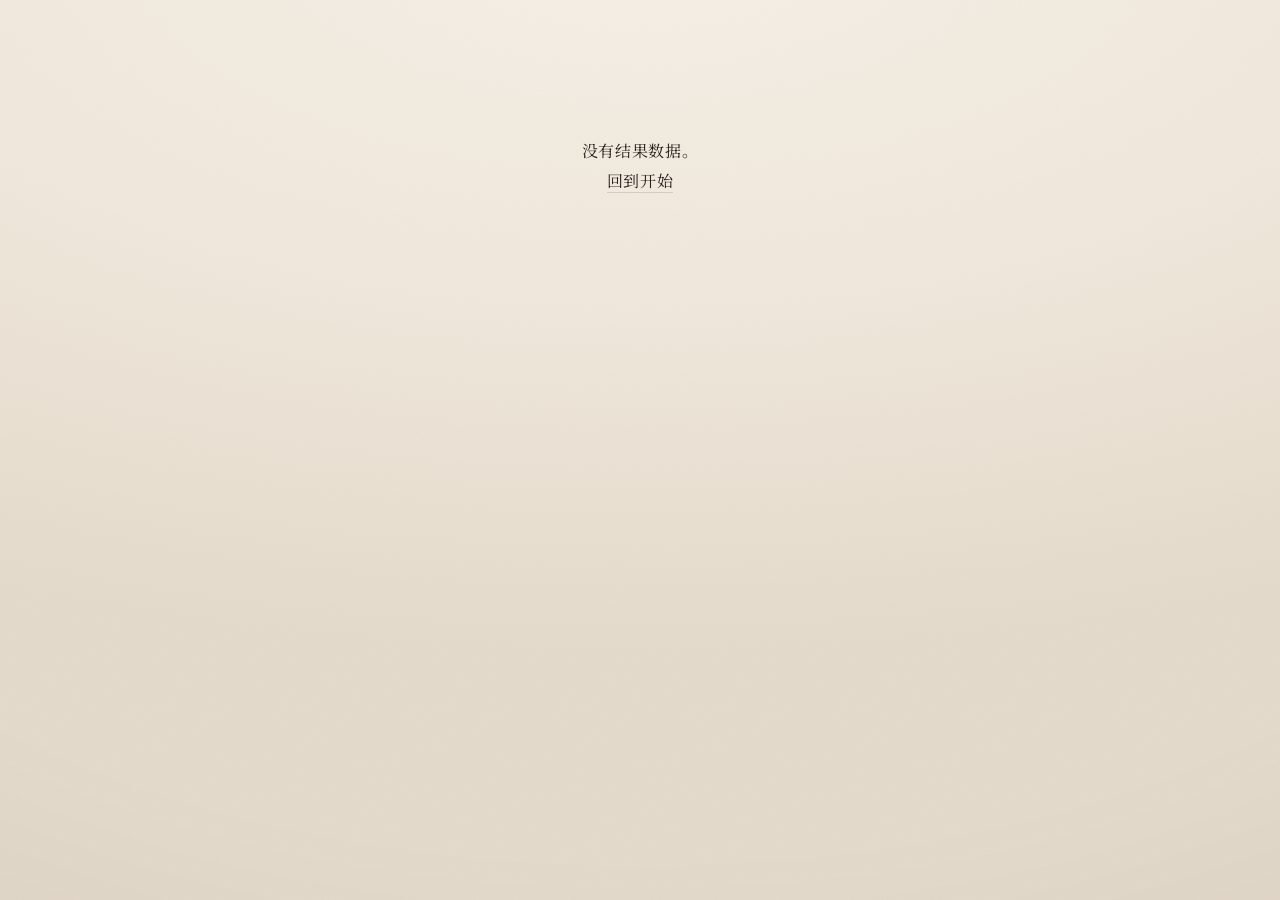
<file: result.html>
<!DOCTYPE html>
<html lang="zh">
<head>
<meta charset="UTF-8">
<meta name="viewport" content="width=device-width, initial-scale=1, maximum-scale=1">
<title>共处 · 你的卡</title>
<link rel="preconnect" href="https://fonts.googleapis.com">
<link rel="preconnect" href="https://fonts.gstatic.com" crossorigin>
<link href="https://fonts.googleapis.com/css2?family=Noto+Serif+SC:wght@300;400;500&family=JetBrains+Mono:wght@400;500&display=swap" rel="stylesheet">
<link rel="stylesheet" href="assets/css/tokens.css">
<link rel="stylesheet" href="assets/css/main.css">
</head>
<body>

<div class="container" id="result-root">
  <div style="text-align: center; color: var(--smoke); padding: 80px 0;">载入中…</div>
</div>

<script type="module">
import { supabase, isConfigured } from './assets/js/supabase-client.js';
import { generateResult, formatLiveStat } from './assets/js/result-engine.js';
import { exportShareCard } from './assets/js/share-card.js';

const root = document.getElementById('result-root');

async function init() {
  const quizResultStr = sessionStorage.getItem('coexist_result');
  if (!quizResultStr) {
    root.innerHTML = '<p style="text-align:center; padding: 80px 0;">没有结果数据。<br><a href="index.html">回到开始</a></p>';
    return;
  }

  const quizResult = JSON.parse(quizResultStr);
  const user = { id: sessionStorage.getItem('coexist_user_id'), visit_count: 1 };

  // 加载卡片数据
  const cardData = await fetch('./assets/data/cards.json').then(r => r.json());

  // 生成结果
  const result = await generateResult(quizResult, user);

  // 混轴优先:强副轴且牌库里有这张 主×暗 混轴卡时,用它顶替纯卡显示(计数仍走 mainCard)
  const hybridCard = (result.hybridKey && cardData.hybrid) ? cardData.hybrid[result.hybridKey] : null;
  const card = hybridCard || cardData.main[result.mainCard] || cardData.main['COEX'];

  renderCard(result, card, cardData);

  // 实时订阅卡片统计
  if (isConfigured) {
    supabase.channel('card_realtime')
      .on('postgres_changes', {
        event: 'UPDATE',
        schema: 'public',
        table: 'card_stats',
        filter: `card_id=eq.${result.mainCard}`
      }, (payload) => {
        const el = document.getElementById('live-stat');
        if (el && payload.new) {
          el.textContent = formatLiveStat(card.name, payload.new.today_count, payload.new.today_count);
        }
      })
      .subscribe();
  }
}

function renderCard(result, card, cardData) {
  const hiddenList = (result.hiddenCards || []).map(code => {
    const h = cardData.hidden[code];
    if (!h) return '';
    return `<div class="hidden-card"><span class="code">${code}</span>${h.name}</div>`;
  }).filter(Boolean).join('');

  // 混轴本身就是"变体成了正卡",不再另外显示"变体:"文字
  const isHybrid = !!(card.code && card.code.includes('×'));
  const variantHtml = (!isHybrid && result.variantCard)
    ? `<div class="rarity" style="margin-bottom: 16px;">变体:${result.variantCard}</div>`
    : '';

  root.innerHTML = `
    <header class="topbar">
      <span>${card.code}</span>
      <span>DM LOGIC</span>
    </header>

    <div id="share-canvas" style="background: var(--paper); padding: 24px 0;">
      <div class="topbar" style="margin-bottom: 48px;">
        <span>${card.code}</span>
        <span>SIG · ${result.signature}</span>
      </div>

      <h1 class="title-zh">${card.name}</h1>
      <div class="title-en">${card.name_en}</div>

      <div class="subtitle">${card.subtitle}</div>

      <div class="body">${card.body}</div>

      <div class="hairline"></div>

      <div class="kicker">${card.kicker}</div>

      <div class="hairline"></div>

      <div class="live-stat" id="live-stat">
        ${formatLiveStat(card.name, result.todayCount, result.todayRank)}
      </div>

      <div class="rarity">稀有度 · ${result.rarity}%</div>
      ${variantHtml}

      ${hiddenList ? `
        <div class="hidden-section">
          <div class="rarity" style="margin-bottom: 12px;">解锁隐藏卡</div>
          ${hiddenList}
        </div>
      ` : ''}

      <div class="byline">
        <span>共处 · COEXIST</span>
        <span>dmlogic.ca</span>
      </div>
    </div>

    <div class="action-row" style="margin-top: 32px;">
      <a href="collection.html" class="btn-ghost">看卡册</a>
      <button class="btn" id="btn-share">截图保存 →</button>
    </div>

    <div style="margin-top: 24px; display: flex; gap: 24px; justify-content: center;">
      <a href="quiz.html" class="btn-ghost">再做一次</a>
      <a href="index.html" class="btn-ghost">回首页</a>
    </div>
  `;

  document.getElementById('btn-share').addEventListener('click', () => {
    exportShareCard('#share-canvas', `coexist-${card.code}-${result.signature}.png`);
  });
}

init();
</script>

</body>
</html>
</file>
<file: assets/css/tokens.css>
/* ==============================
   共处 · Coexist 设计 tokens
   v2 — warm graded paper, texture, lifted contrast (de-ash)
   Same variable + class names as before; richer values.
   ============================== */

:root {
  /* 颜色 — warmer, higher contrast, a real accent */
  --paper: #EFE7DB;          /* base cream (body uses a graded fill below) */
  --paper-hi: #F5EFE6;       /* lit top of the page */
  --paper-lo: #E4DACB;       /* settled bottom */
  --ink: #241F1B;            /* darker, more legible than #2C2825 */
  --ink-soft: #3A342E;
  --signal: #B26A45;         /* terracotta, a touch deeper so it reads */
  --signal-soft: rgba(178, 106, 69, 0.10);
  --mist: #E1D7C8;
  --smoke: #6E655A;          /* was #8B8278 — lifted for legibility */
  --faint: #9A9083;
  --hairline: rgba(36, 31, 27, 0.14);   /* was 0.08 — now visible */
  --card: #F7F1E8;           /* raised warm surface for options/slots */
  --card-hi: #FBF6EF;
  --shadow: 0 1px 2px rgba(36,31,27,.05), 0 6px 20px rgba(36,31,27,.06);
  --shadow-lift: 0 2px 4px rgba(36,31,27,.07), 0 12px 32px rgba(36,31,27,.10);

  /* 字体 */
  --serif: 'Noto Serif SC', 'Songti SC', 'Source Han Serif SC', serif;
  --display: Georgia, 'Times New Roman', serif;
  --mono: 'JetBrains Mono', 'IBM Plex Mono', ui-monospace, monospace;

  /* 字号 */
  --fs-mono: 11px;
  --fs-meta: 10px;
  --fs-body: 16px;
  --fs-sub: 14px;
  --fs-title: 56px;
  --fs-kicker: 32px;
  --fs-name-en: 18px;

  /* 间距 */
  --gap-xs: 8px;
  --gap-sm: 16px;
  --gap-md: 24px;
  --gap-lg: 40px;
  --gap-xl: 64px;

  /* 行高/字距 */
  --lh-body: 1.85;
  --lh-tight: 1.15;
  --ls-mono: 0.15em;
  --ls-zh: 0.04em;

  /* 容器 */
  --max-w: 560px;

  /* 动画 */
  --t-quick: 180ms ease;
  --t-smooth: 360ms cubic-bezier(0.2, 0.8, 0.2, 1);
  --ease-out: cubic-bezier(0.16, 1, 0.3, 1);
}

* {
  box-sizing: border-box;
  -webkit-font-smoothing: antialiased;
  -moz-osx-font-smoothing: grayscale;
}

html, body {
  margin: 0;
  padding: 0;
  color: var(--ink);
  font-family: var(--serif);
  font-size: var(--fs-body);
  line-height: var(--lh-body);
  letter-spacing: var(--ls-zh);
}

body {
  min-height: 100vh;
  position: relative;
  /* graded paper — lit at the top, settling darker toward the foot */
  background:
    radial-gradient(120% 80% at 50% -8%, var(--paper-hi) 0%, var(--paper) 52%, var(--paper-lo) 100%);
  background-attachment: fixed;
}

/* film grain — the single biggest de-ash move; a faint tooth over the paper */
body::before {
  content: "";
  position: fixed;
  inset: 0;
  z-index: 0;
  pointer-events: none;
  opacity: 0.5;
  mix-blend-mode: multiply;
  background-image: url("data:image/svg+xml,%3Csvg xmlns='http://www.w3.org/2000/svg' width='140' height='140'%3E%3Cfilter id='n'%3E%3CfeTurbulence type='fractalNoise' baseFrequency='0.9' numOctaves='2' stitchTiles='stitch'/%3E%3CfeColorMatrix type='saturate' values='0'/%3E%3C/filter%3E%3Crect width='140' height='140' filter='url(%23n)' opacity='0.045'/%3E%3C/svg%3E");
}

/* vignette — settles the edges so the page has a center of gravity */
body::after {
  content: "";
  position: fixed;
  inset: 0;
  z-index: 0;
  pointer-events: none;
  background: radial-gradient(130% 100% at 50% 40%, transparent 55%, rgba(60, 44, 30, 0.07) 100%);
}

/* keep real content above the texture layers */
.container { position: relative; z-index: 1; }

a {
  color: inherit;
  text-decoration: none;
  border-bottom: 1px solid var(--hairline);
  transition: border-color var(--t-quick);
}
a:hover { border-color: var(--signal); }

button { font-family: var(--mono); background: none; border: none; cursor: pointer; color: inherit; }

::selection { background: var(--signal); color: var(--paper-hi); }

@media (prefers-reduced-motion: reduce) {
  * { animation: none !important; transition: none !important; }
}

.mono { font-family: var(--mono); letter-spacing: var(--ls-mono); font-size: var(--fs-mono); color: var(--smoke); }
.smoke { color: var(--smoke); }
.signal { color: var(--signal); }
.hairline { width: 32px; height: 1px; background: var(--mist); margin: var(--gap-lg) auto; }
</file>
<file: assets/css/main.css>
/* ==============================
   共处 · Coexist · main
   v2 — tactile, textured, motion (de-ash). Same class names.
   ============================== */

.container {
  max-width: var(--max-w);
  margin: 0 auto;
  padding: var(--gap-lg) var(--gap-md);
}

/* 顶栏 */
.topbar {
  display: flex;
  justify-content: space-between;
  align-items: baseline;
  font-family: var(--mono);
  font-size: var(--fs-mono);
  letter-spacing: var(--ls-mono);
  color: var(--smoke);
  margin-bottom: var(--gap-xl);
}
.topbar span:last-child { color: var(--ink); }

/* 进度条 — thicker, warm, a moving accent */
.progress {
  height: 2px;
  background: var(--mist);
  border-radius: 2px;
  position: relative;
  margin: var(--gap-md) 0 var(--gap-lg);
  overflow: hidden;
}
.progress-fill {
  position: absolute;
  top: 0; left: 0;
  height: 2px;
  background: linear-gradient(90deg, var(--signal), #C98A5F);
  box-shadow: 0 0 8px rgba(178,106,69,.4);
  transition: width var(--t-smooth);
}

/* 标题 */
.title-zh {
  font-family: var(--serif);
  font-weight: 400;
  font-size: var(--fs-title);
  line-height: var(--lh-tight);
  letter-spacing: 0.05em;
  margin: 0 0 8px;
}
.title-en {
  font-family: var(--display);
  font-style: italic;
  font-size: var(--fs-name-en);
  color: var(--smoke);
  margin: 0 0 var(--gap-lg);
}

/* 副标题(命名由来) */
.subtitle {
  border-left: 2px solid var(--signal);
  padding-left: var(--gap-sm);
  margin-bottom: var(--gap-lg);
  font-size: 15px;
  color: var(--ink-soft);
  line-height: 1.9;
}

/* 主体段 */
.body {
  font-size: var(--fs-body);
  line-height: var(--lh-body);
  white-space: pre-wrap;
  margin-bottom: var(--gap-lg);
}

/* 金句 */
.kicker {
  text-align: center;
  font-size: var(--fs-kicker);
  font-weight: 400;
  line-height: 1.5;
  letter-spacing: 0.05em;
  margin: var(--gap-lg) 0;
  white-space: pre-line;
}

/* ---- 题目 —— framed, with presence ---- */
.question-meta {
  font-family: var(--mono);
  font-size: var(--fs-mono);
  letter-spacing: var(--ls-mono);
  color: var(--smoke);
  margin-bottom: var(--gap-sm);
  display: flex;
  justify-content: space-between;
  align-items: baseline;
}
.question-meta span:first-child {
  color: var(--signal);
  font-weight: 500;
}

.question-story {
  font-family: var(--serif);
  font-size: 19px;
  line-height: 1.8;
  color: var(--ink);
  margin-bottom: var(--gap-md);
  white-space: pre-line;
  animation: rise .5s var(--ease-out) both;
}

.question-hint {
  font-family: var(--mono);
  font-size: 11px;
  color: var(--smoke);
  letter-spacing: var(--ls-mono);
  margin-bottom: var(--gap-md);
}

/* ---- 选项 —— tactile cards, not form fields ---- */
.options {
  display: flex;
  flex-direction: column;
  gap: 10px;
  margin-bottom: var(--gap-lg);
}

.option {
  display: flex;
  align-items: flex-start;
  gap: 12px;
  width: 100%;
  text-align: left;
  padding: 15px 17px;
  background: var(--card);
  border: 1px solid var(--hairline);
  border-radius: 11px;
  box-shadow: var(--shadow);
  font-family: var(--serif);
  font-size: 15.5px;
  line-height: 1.55;
  color: var(--ink);
  letter-spacing: var(--ls-zh);
  cursor: pointer;
  transition: transform var(--t-quick), border-color var(--t-quick), box-shadow var(--t-quick), background var(--t-quick);
  animation: rise .5s var(--ease-out) both;
}
/* stagger the option entrances */
.option:nth-child(1){animation-delay:.04s}
.option:nth-child(2){animation-delay:.09s}
.option:nth-child(3){animation-delay:.14s}
.option:nth-child(4){animation-delay:.19s}
.option:nth-child(5){animation-delay:.24s}
.option:nth-child(6){animation-delay:.29s}

.option:hover {
  border-color: rgba(178,106,69,.45);
  background: var(--card-hi);
  transform: translateY(-1px);
  box-shadow: var(--shadow-lift);
}

.option.selected {
  border-color: var(--signal);
  background: linear-gradient(0deg, var(--signal-soft), var(--signal-soft)), var(--card-hi);
  box-shadow: var(--shadow-lift), inset 3px 0 0 var(--signal);
}

.option .checkmark {
  flex: 0 0 auto;
  display: inline-block;
  width: 18px;
  height: 18px;
  margin-top: 2px;
  border: 1.5px solid var(--smoke);
  border-radius: 5px;
  background: var(--paper-hi);
  position: relative;
  transition: all var(--t-quick);
}

.option:hover .checkmark { border-color: var(--signal); }

.option.selected .checkmark {
  border-color: var(--signal);
  background: var(--signal);
}
.option.selected .checkmark::after {
  content: '';
  position: absolute;
  top: 3px; left: 6px;
  width: 4px; height: 8px;
  border: solid var(--paper-hi);
  border-width: 0 2px 2px 0;
  transform: rotate(45deg);
}

/* 行动按钮 */
.action-row {
  display: flex;
  justify-content: space-between;
  align-items: center;
  gap: var(--gap-sm);
  padding-top: var(--gap-md);
  border-top: 1px solid var(--hairline);
}

.btn {
  font-family: var(--mono);
  font-size: 12px;
  letter-spacing: var(--ls-mono);
  padding: 13px 30px;
  background: var(--ink);
  color: var(--paper-hi);
  border: none;
  border-radius: 10px;
  box-shadow: var(--shadow);
  cursor: pointer;
  transition: transform var(--t-quick), box-shadow var(--t-quick), background var(--t-quick);
}
.btn:hover {
  transform: translateY(-1px);
  background: var(--signal);
  box-shadow: var(--shadow-lift);
}

.btn-ghost {
  background: transparent;
  box-shadow: none;
  color: var(--smoke);
  text-decoration: none;
  border-bottom: 1px solid var(--hairline);
  border-radius: 0;
  padding: 8px 0;
}
.btn-ghost:hover { color: var(--ink); border-color: var(--ink); background: transparent; transform: none; }

/* 数据条 */
.live-stat {
  font-family: var(--serif);
  font-size: 14px;
  color: var(--smoke);
  margin-bottom: var(--gap-md);
  line-height: 1.7;
}
.live-stat strong { color: var(--ink); font-weight: 500; }

/* 稀有度 */
.rarity {
  font-family: var(--mono);
  font-size: var(--fs-mono);
  color: var(--smoke);
  letter-spacing: var(--ls-mono);
}

/* 隐藏卡 */
.hidden-section {
  margin: var(--gap-lg) 0;
  padding: var(--gap-md);
  background: var(--card);
  border: 1px solid var(--hairline);
  border-left: 3px solid var(--signal);
  border-radius: 11px;
  box-shadow: var(--shadow);
}
.hidden-section.hidden { display: none; }

.hidden-card { font-family: var(--serif); font-size: 15px; margin-bottom: var(--gap-xs); }
.hidden-card .code { font-family: var(--mono); font-size: var(--fs-mono); color: var(--signal); margin-right: var(--gap-xs); }

/* 页脚 */
.byline {
  display: flex;
  justify-content: space-between;
  padding-top: var(--gap-md);
  border-top: 1px solid var(--hairline);
  font-family: var(--mono);
  font-size: 10px;
  letter-spacing: var(--ls-mono);
  color: var(--smoke);
  margin-top: var(--gap-xl);
}

/* ---- 卡册 —— cards with a surface ---- */
.collection-grid {
  display: grid;
  grid-template-columns: repeat(3, 1fr);
  gap: var(--gap-sm);
  margin: var(--gap-lg) 0;
}

.card-slot {
  aspect-ratio: 4 / 5;
  background: var(--card);
  border: 1px solid var(--hairline);
  border-radius: 12px;
  box-shadow: var(--shadow);
  display: flex;
  flex-direction: column;
  justify-content: space-between;
  padding: 13px;
  font-size: 13px;
  transition: transform var(--t-quick), box-shadow var(--t-quick), border-color var(--t-quick);
}
.card-slot.unlocked { border-color: rgba(178,106,69,.45); }
.card-slot.unlocked:hover { transform: translateY(-2px); box-shadow: var(--shadow-lift); }
.card-slot.locked { color: var(--smoke); opacity: 0.55; box-shadow: none; background: transparent; border-style: dashed; }

.card-slot .card-id { font-family: var(--mono); font-size: 9px; letter-spacing: var(--ls-mono); color: var(--signal); }
.card-slot .card-name { font-family: var(--serif); font-size: 18px; font-weight: 400; align-self: flex-start; }

/* ---- 入口页 ---- */
.intro-hero { text-align: left; padding: var(--gap-xl) 0; }

.intro-eyebrow {
  font-family: var(--mono);
  font-size: 10px;
  letter-spacing: 0.2em;
  color: var(--signal);
  text-transform: uppercase;
  margin-bottom: var(--gap-md);
}

.intro-title {
  font-family: var(--serif);
  font-size: clamp(40px, 8vw, 72px);
  font-weight: 400;
  line-height: 1.05;
  margin-bottom: var(--gap-md);
  animation: rise .6s var(--ease-out) both;
}
.intro-title em { font-style: italic; color: var(--signal); }

.intro-subtitle {
  font-family: var(--mono);
  font-size: 12px;
  letter-spacing: 0.08em;
  color: var(--smoke);
  margin-bottom: var(--gap-lg);
}

.intro-body p { margin: 0 0 14px; font-size: 15px; color: var(--ink-soft); line-height: 1.85; }

/* ---- shared entrance ---- */
@keyframes rise {
  from { opacity: 0; transform: translateY(10px); }
  to   { opacity: 1; transform: translateY(0); }
}

/* 媒体查询 */
@media (max-width: 480px) {
  :root { --fs-title: 44px; --fs-kicker: 24px; --gap-xl: 40px; }
  .container { padding: var(--gap-md) 18px; }
  .collection-grid { grid-template-columns: repeat(2, 1fr); }
  .question-story { font-size: 18px; }
}
</file>
